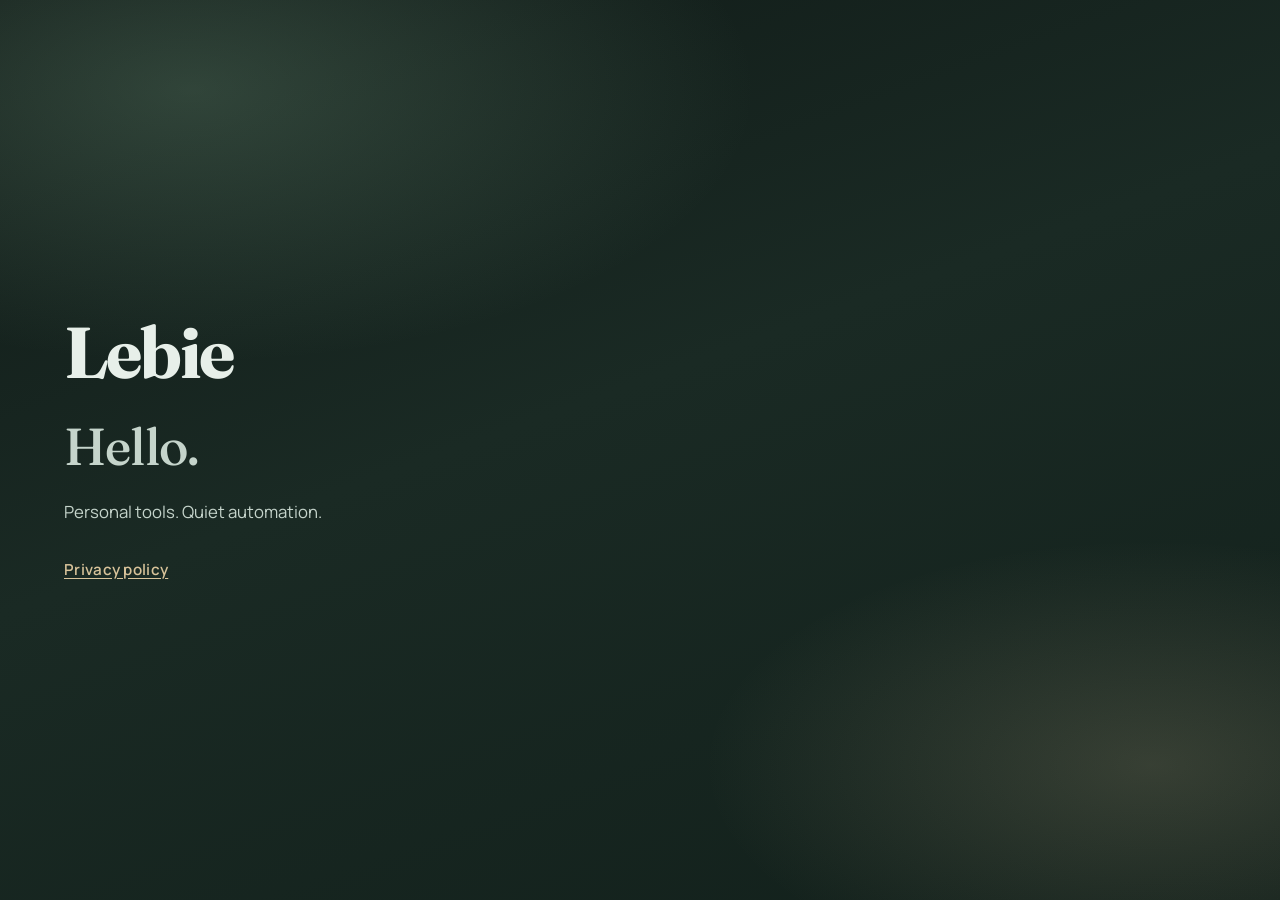
<file: index.html>
<!DOCTYPE html>
<html lang="en">
<head>
  <meta charset="utf-8" />
  <meta name="viewport" content="width=device-width, initial-scale=1" />
  <title>Lebie</title>
  <meta name="description" content="Lebie — personal automation tools." />
  <link rel="preconnect" href="https://fonts.googleapis.com" />
  <link rel="preconnect" href="https://fonts.gstatic.com" crossorigin />
  <link href="https://fonts.googleapis.com/css2?family=Fraunces:opsz,wght@9..144,500;9..144,700&family=Manrope:wght@400;500;600&display=swap" rel="stylesheet" />
  <link rel="stylesheet" href="/styles.css" />
</head>
<body class="page-home">
  <div class="atmosphere" aria-hidden="true"></div>
  <main class="shell">
    <p class="brand">Lebie</p>
    <h1>Hello.</h1>
    <p class="lead">Personal tools. Quiet automation.</p>
    <p class="cta">
      <a href="/privacy/">Privacy policy</a>
    </p>
  </main>
</body>
</html>
</file>
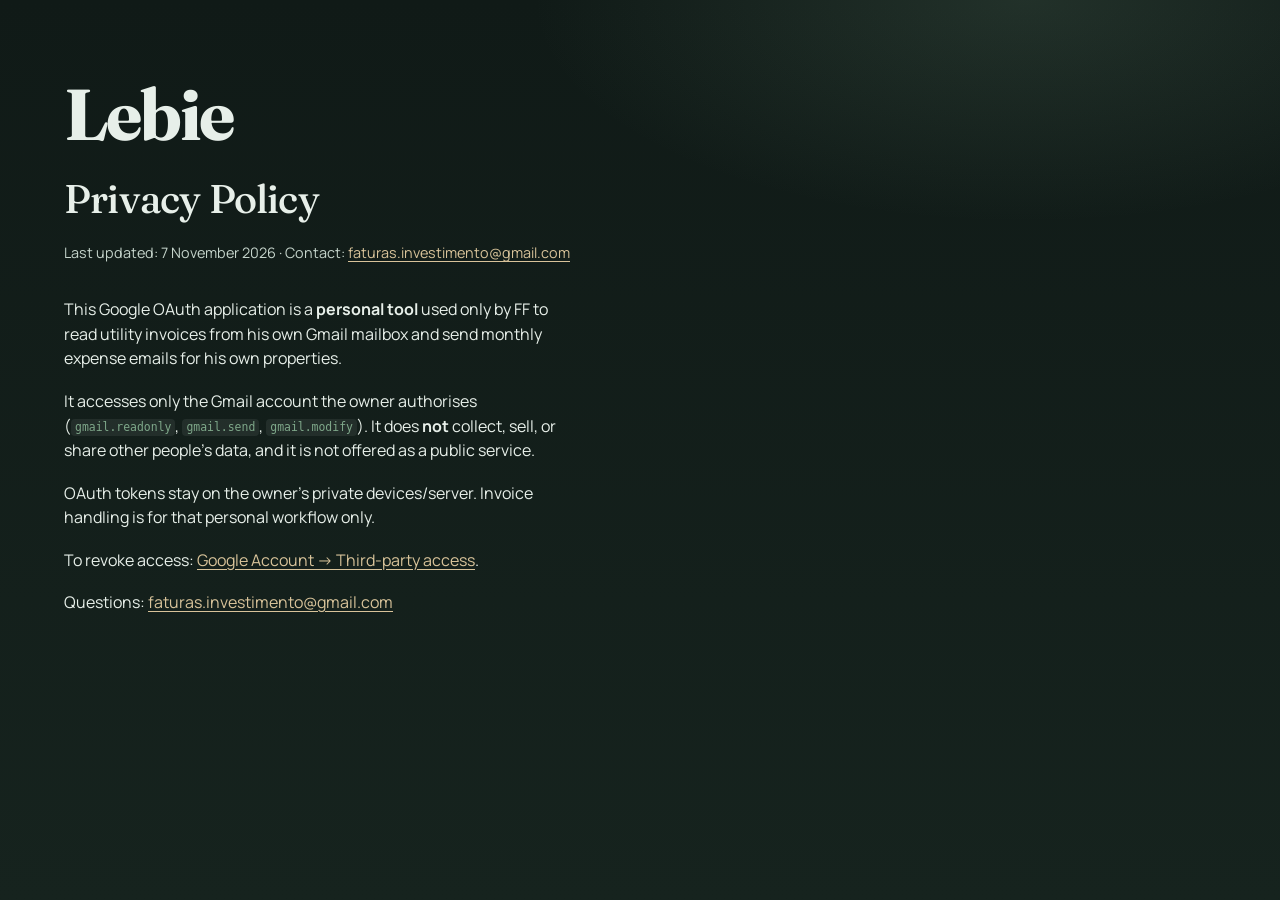
<file: privacy/index.html>
<!DOCTYPE html>
<html lang="en">
<head>
  <meta charset="utf-8" />
  <meta name="viewport" content="width=device-width, initial-scale=1" />
  <title>Privacy Policy — Lebie</title>
  <meta name="description" content="Privacy policy for the Lebie Google OAuth application." />
  <link rel="preconnect" href="https://fonts.googleapis.com" />
  <link rel="preconnect" href="https://fonts.gstatic.com" crossorigin />
  <link href="https://fonts.googleapis.com/css2?family=Fraunces:opsz,wght@9..144,500;9..144,700&family=Manrope:wght@400;500;600&display=swap" rel="stylesheet" />
  <link rel="stylesheet" href="/styles.css" />
</head>
<body class="page-privacy">
  <div class="atmosphere atmosphere-soft" aria-hidden="true"></div>
  <main class="shell shell-doc">
    <p class="brand"><a href="/">Lebie</a></p>
    <h1>Privacy Policy</h1>
    <p class="meta">Last updated: 7 November 2026 · Contact: <a href="mailto:faturas.investimento@gmail.com">faturas.investimento@gmail.com</a></p>

    <div class="prose">
      <p>
        This Google OAuth application is a <strong>personal tool</strong> used only by FF
        to read utility invoices from his own Gmail mailbox and send monthly expense emails for his own properties.
      </p>
      <p>
        It accesses only the Gmail account the owner authorises
        (<code>gmail.readonly</code>, <code>gmail.send</code>, <code>gmail.modify</code>).
        It does <strong>not</strong> collect, sell, or share other people’s data, and it is not offered as a public service.
      </p>
      <p>
        OAuth tokens stay on the owner’s private devices/server. Invoice handling is for that personal workflow only.
      </p>
      <p>
        To revoke access:
        <a href="https://myaccount.google.com/permissions">Google Account → Third-party access</a>.
      </p>
      <p>
        Questions: <a href="mailto:faturas.investimento@gmail.com">faturas.investimento@gmail.com</a>
      </p>
    </div>
  </main>
</body>
</html>
</file>
<file: styles.css>
:root {
  --ink: #14201c;
  --ink-soft: #24352f;
  --fog: #e7efe9;
  --mist: #c5d4cb;
  --leaf: #7fa88a;
  --glow: #d8c39a;
  --font-display: "Fraunces", Georgia, serif;
  --font-body: "Manrope", "Segoe UI", sans-serif;
}

*,
*::before,
*::after {
  box-sizing: border-box;
}

html,
body {
  margin: 0;
  min-height: 100%;
}

body {
  color: var(--fog);
  font-family: var(--font-body);
  font-weight: 400;
  line-height: 1.55;
  background: var(--ink);
  -webkit-font-smoothing: antialiased;
}

.atmosphere {
  position: fixed;
  inset: 0;
  z-index: 0;
  pointer-events: none;
  background:
    radial-gradient(ellipse 80% 55% at 15% 10%, rgba(127, 168, 138, 0.28), transparent 55%),
    radial-gradient(ellipse 70% 50% at 90% 85%, rgba(216, 195, 154, 0.18), transparent 50%),
    linear-gradient(160deg, #101a17 0%, #1a2a24 45%, #12201b 100%);
}

.atmosphere-soft {
  background:
    radial-gradient(ellipse 70% 45% at 80% 0%, rgba(127, 168, 138, 0.16), transparent 55%),
    linear-gradient(180deg, #101a17 0%, #16231e 100%);
}

.shell {
  position: relative;
  z-index: 1;
  min-height: 100vh;
  display: flex;
  flex-direction: column;
  justify-content: center;
  padding: clamp(2rem, 6vw, 4rem);
  max-width: 42rem;
}

.shell-doc {
  justify-content: flex-start;
  padding-top: clamp(2.5rem, 8vw, 5rem);
  padding-bottom: 4rem;
  max-width: 40rem;
}

.brand {
  margin: 0 0 1.25rem;
  font-family: var(--font-display);
  font-size: clamp(2.75rem, 8vw, 4.5rem);
  font-weight: 700;
  letter-spacing: -0.03em;
  line-height: 0.95;
  color: var(--fog);
}

.brand a {
  color: inherit;
  text-decoration: none;
}

.brand a:hover {
  color: var(--glow);
}

.page-home h1 {
  margin: 0 0 0.75rem;
  font-family: var(--font-display);
  font-size: clamp(2rem, 6vw, 3.25rem);
  font-weight: 500;
  letter-spacing: -0.02em;
  color: var(--mist);
}

.page-privacy h1 {
  margin: 0 0 0.75rem;
  font-family: var(--font-display);
  font-size: clamp(1.85rem, 4.5vw, 2.5rem);
  font-weight: 500;
  letter-spacing: -0.02em;
}

.lead {
  margin: 0;
  max-width: 18rem;
  font-size: 1.05rem;
  color: var(--mist);
}

.cta {
  margin: 2rem 0 0;
}

.cta a,
.prose a,
.meta a {
  color: var(--glow);
  text-underline-offset: 0.18em;
}

.cta a {
  font-weight: 600;
  font-size: 0.95rem;
  letter-spacing: 0.02em;
}

.meta {
  margin: 0 0 2rem;
  font-size: 0.9rem;
  color: var(--mist);
}

.prose p {
  margin: 0 0 1.1rem;
  color: var(--fog);
}

.prose code {
  font-size: 0.88em;
  padding: 0.1em 0.35em;
  border-radius: 0.25rem;
  background: rgba(231, 239, 233, 0.08);
  color: var(--leaf);
}

@media (max-width: 520px) {
  .shell {
    justify-content: flex-end;
    padding-bottom: 18vh;
  }

  .shell-doc {
    justify-content: flex-start;
    padding-bottom: 3rem;
  }
}
</file>
